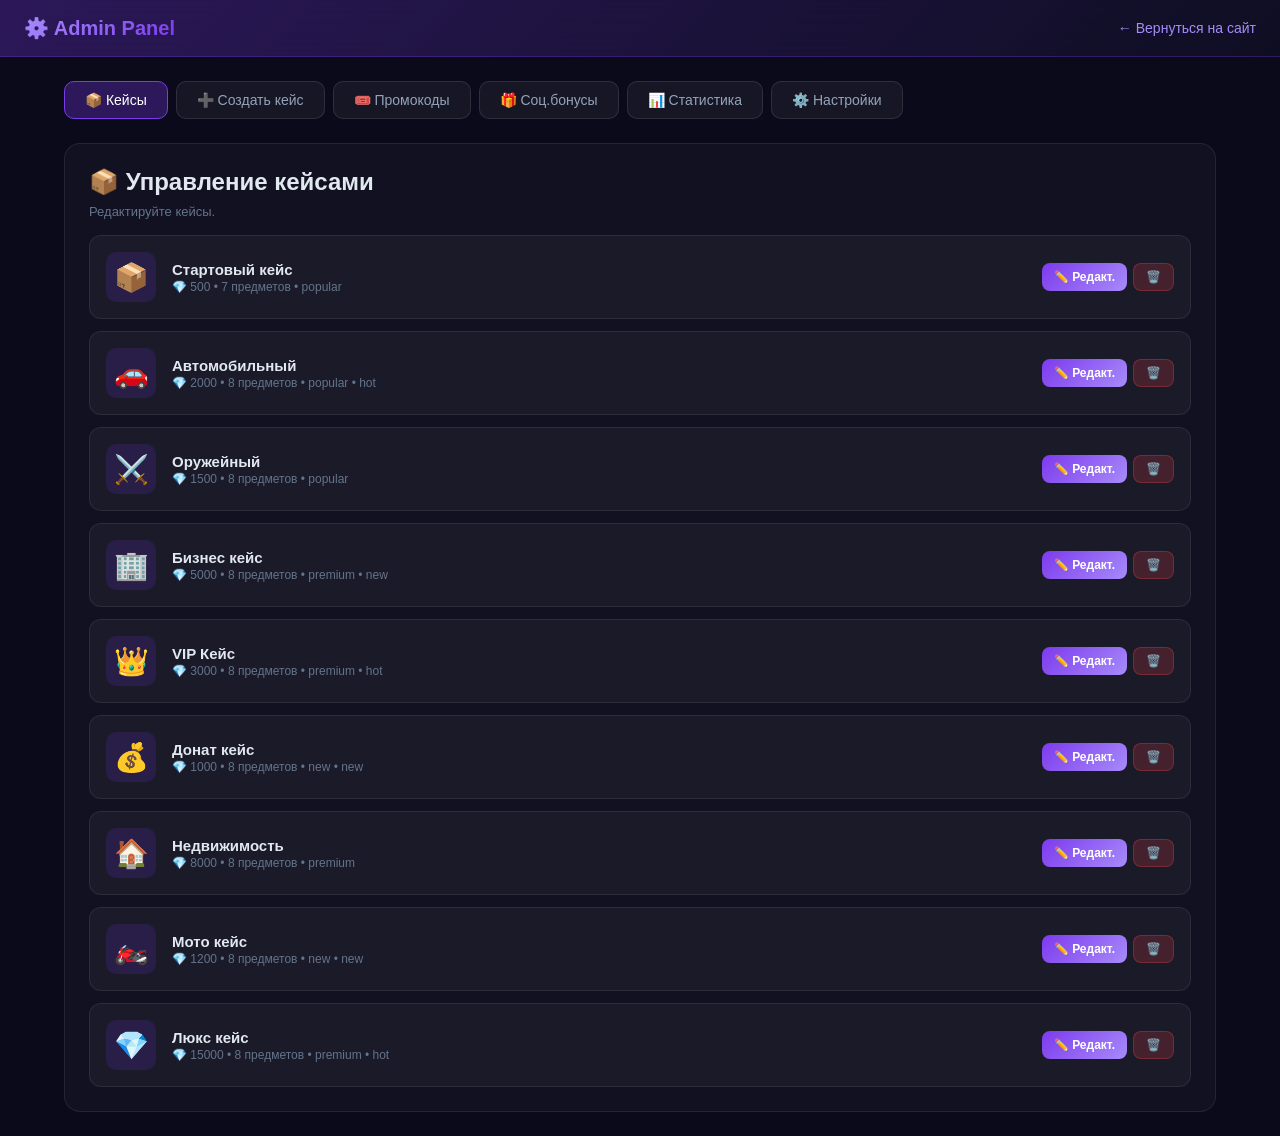
<file: admin.html>
<!DOCTYPE html>
<html lang="ru">
<head>
    <meta charset="UTF-8">
    <meta name="viewport" content="width=device-width, initial-scale=1.0">
    <title>Admin Panel — MAJESTIC CASES</title>
    <style>
        *{margin:0;padding:0;box-sizing:border-box}
        body{background:#0a0a1a;color:#e2e8f0;font-family:'Segoe UI',sans-serif;min-height:100vh}
        .admin-header{background:linear-gradient(135deg,rgba(124,58,237,.3),rgba(15,15,35,.9));border-bottom:1px solid rgba(124,58,237,.3);padding:16px 24px;display:flex;align-items:center;justify-content:space-between;position:sticky;top:0;z-index:100;backdrop-filter:blur(20px)}
        .admin-header h1{font-size:20px;background:linear-gradient(135deg,#a78bfa,#7c3aed);-webkit-background-clip:text;-webkit-text-fill-color:transparent}
        .admin-header a{color:#a78bfa;text-decoration:none;font-size:14px}
        .admin-container{max-width:1200px;margin:0 auto;padding:24px}
        .admin-tabs{display:flex;gap:8px;margin-bottom:24px;flex-wrap:wrap}
        .admin-tab{padding:10px 20px;background:rgba(255,255,255,.05);border:1px solid rgba(255,255,255,.1);border-radius:10px;color:#94a3b8;cursor:pointer;font-size:14px;transition:all .3s}
        .admin-tab:hover{background:rgba(124,58,237,.2);color:#e2e8f0}
        .admin-tab.active{background:rgba(124,58,237,.3);border-color:#7c3aed;color:#fff}
        .admin-panel{display:none;background:rgba(255,255,255,.03);border:1px solid rgba(255,255,255,.08);border-radius:16px;padding:24px}
        .admin-panel.active{display:block}
        .form-group{margin-bottom:16px}
        .form-group label{display:block;font-size:13px;color:#94a3b8;margin-bottom:6px;font-weight:600}
        .form-group input,.form-group textarea,.form-group select{width:100%;padding:10px 14px;background:rgba(255,255,255,.06);border:1px solid rgba(255,255,255,.12);border-radius:8px;color:#e2e8f0;font-size:14px;outline:none;transition:border-color .3s}
        .form-group input:focus,.form-group textarea:focus{border-color:#7c3aed}
        .form-group textarea{resize:vertical;min-height:80px}
        .form-group small{display:block;margin-top:4px;color:#64748b;font-size:12px}
        .form-row{display:grid;grid-template-columns:1fr 1fr;gap:12px}
        .form-row-3{display:grid;grid-template-columns:1fr 1fr 1fr;gap:12px}
        .form-row-4{display:grid;grid-template-columns:1fr 1fr 1fr 1fr;gap:12px}
        .btn{padding:10px 20px;border:none;border-radius:8px;cursor:pointer;font-size:14px;font-weight:600;transition:all .3s}
        .btn-primary{background:linear-gradient(135deg,#7c3aed,#a78bfa);color:#fff}
        .btn-primary:hover{transform:translateY(-2px);box-shadow:0 4px 15px rgba(124,58,237,.4)}
        .btn-danger{background:rgba(239,68,68,.2);color:#ef4444;border:1px solid rgba(239,68,68,.3)}
        .btn-danger:hover{background:rgba(239,68,68,.3)}
        .btn-success{background:rgba(16,185,129,.2);color:#10b981;border:1px solid rgba(16,185,129,.3)}
        .btn-success:hover{background:rgba(16,185,129,.3)}
        .btn-warning{background:rgba(245,158,11,.2);color:#f59e0b;border:1px solid rgba(245,158,11,.3)}
        .btn-warning:hover{background:rgba(245,158,11,.3)}
        .btn-sm{padding:6px 12px;font-size:12px}
        .btn-group{display:flex;gap:8px;margin-top:16px;flex-wrap:wrap}
        .cases-list{display:flex;flex-direction:column;gap:12px;margin-top:16px}
        .case-edit-card{background:rgba(255,255,255,.04);border:1px solid rgba(255,255,255,.08);border-radius:12px;padding:16px;display:flex;align-items:center;gap:16px;transition:all .3s}
        .case-edit-card:hover{border-color:rgba(124,58,237,.3)}
        .case-edit-icon{width:50px;height:50px;display:flex;align-items:center;justify-content:center;font-size:28px;background:rgba(124,58,237,.15);border-radius:10px;flex-shrink:0;overflow:hidden}
        .case-edit-icon img{width:100%;height:100%;object-fit:cover;border-radius:10px}
        .case-edit-info{flex:1}
        .case-edit-name{font-weight:600;font-size:15px}
        .case-edit-meta{font-size:12px;color:#64748b;margin-top:2px}
        .case-edit-actions{display:flex;gap:6px}
        .items-editor{margin-top:16px}
        .item-edit-row{display:grid;grid-template-columns:auto 80px 1fr 70px 80px 100px auto;gap:8px;align-items:center;padding:10px;margin-bottom:8px;background:rgba(255,255,255,.03);border:1px solid rgba(255,255,255,.06);border-radius:8px}
        .item-edit-row .icon-cell{width:40px;height:40px;display:flex;align-items:center;justify-content:center;font-size:20px;overflow:hidden;border-radius:6px}
        .item-edit-row .icon-cell img{width:100%;height:100%;object-fit:cover;border-radius:6px}
        .item-edit-row input,.item-edit-row select{padding:6px 8px;background:rgba(255,255,255,.06);border:1px solid rgba(255,255,255,.1);border-radius:6px;color:#e2e8f0;font-size:13px}
        .icon-input-group{display:flex;gap:6px;align-items:center}
        .icon-preview{width:40px;height:40px;display:flex;align-items:center;justify-content:center;background:rgba(255,255,255,.06);border:1px solid rgba(255,255,255,.1);border-radius:8px;font-size:22px;overflow:hidden;flex-shrink:0}
        .icon-preview img{width:100%;height:100%;object-fit:cover;border-radius:8px}
        .stats-grid{display:grid;grid-template-columns:repeat(auto-fit,minmax(200px,1fr));gap:16px;margin-bottom:24px}
        .stat-card{background:rgba(255,255,255,.04);border:1px solid rgba(255,255,255,.08);border-radius:12px;padding:16px;text-align:center}
        .stat-card .stat-value{font-size:28px;font-weight:700;color:#a78bfa}
        .stat-card .stat-label{font-size:12px;color:#64748b;margin-top:4px}
        .divider{height:1px;background:rgba(255,255,255,.08);margin:20px 0}
        .alert{padding:12px 16px;border-radius:8px;font-size:13px;margin-bottom:16px}
        .alert-info{background:rgba(59,130,246,.1);border:1px solid rgba(59,130,246,.2);color:#93c5fd}
        .alert-success{background:rgba(16,185,129,.1);border:1px solid rgba(16,185,129,.2);color:#6ee7b7}
        #editCaseModal{display:none;position:fixed;top:0;left:0;right:0;bottom:0;background:rgba(0,0,0,.8);z-index:1000;overflow-y:auto;padding:40px 20px}
        #editCaseModal.active{display:flex;justify-content:center;align-items:flex-start}
        .modal-content{background:#12122a;border:1px solid rgba(124,58,237,.3);border-radius:16px;padding:28px;width:100%;max-width:800px;position:relative}
        .modal-close{position:absolute;top:12px;right:16px;background:none;border:none;color:#94a3b8;font-size:24px;cursor:pointer}
        .modal-title{font-size:20px;font-weight:700;margin-bottom:20px;color:#e2e8f0}
        /* Promo table */
        .promo-table{width:100%;border-collapse:collapse;margin-top:16px}
        .promo-table th,.promo-table td{padding:10px 12px;text-align:left;border-bottom:1px solid rgba(255,255,255,.06);font-size:13px}
        .promo-table th{color:#94a3b8;font-weight:600;font-size:12px;text-transform:uppercase}
        .promo-table td{color:#e2e8f0}
        .promo-status-active{color:#10b981}
        .promo-status-inactive{color:#ef4444}
        /* Social bonus admin */
        .social-admin-card{background:rgba(255,255,255,.04);border:1px solid rgba(255,255,255,.08);border-radius:12px;padding:16px;margin-bottom:12px;display:flex;align-items:center;gap:16px}
        .social-admin-icon{font-size:32px;width:50px;text-align:center}
        .social-admin-info{flex:1}
        .social-admin-name{font-weight:600;font-size:15px}
        .social-admin-meta{font-size:12px;color:#64748b;margin-top:2px}
        @media(max-width:768px){.form-row,.form-row-3,.form-row-4{grid-template-columns:1fr}.item-edit-row{grid-template-columns:1fr 1fr}.case-edit-card,.social-admin-card{flex-direction:column;text-align:center}}
    </style>
</head>
<body data-page="admin">

<div class="admin-header">
    <h1>⚙️ Admin Panel</h1>
    <a href="index.html">← Вернуться на сайт</a>
</div>

<div class="admin-container">
    <div class="admin-tabs">
        <div class="admin-tab active" onclick="switchTab('cases',this)">📦 Кейсы</div>
        <div class="admin-tab" onclick="switchTab('create',this)">➕ Создать кейс</div>
        <div class="admin-tab" onclick="switchTab('promos',this)">🎟️ Промокоды</div>
        <div class="admin-tab" onclick="switchTab('socials',this)">🎁 Соц.бонусы</div>
        <div class="admin-tab" onclick="switchTab('stats',this)">📊 Статистика</div>
        <div class="admin-tab" onclick="switchTab('settings',this)">⚙️ Настройки</div>
    </div>

    <!-- CASES LIST -->
    <div id="panel-cases" class="admin-panel active">
        <h2 style="margin-bottom:8px">📦 Управление кейсами</h2>
        <p style="color:#64748b;font-size:13px;margin-bottom:16px">Редактируйте кейсы.</p>
        <div id="casesList" class="cases-list"></div>
    </div>

    <!-- CREATE CASE -->
    <div id="panel-create" class="admin-panel">
        <h2 style="margin-bottom:16px">➕ Создать новый кейс</h2>
        <div class="alert alert-info">💡 В поле «Иконка» вставьте эмодзи или URL картинки</div>
        <div class="form-row">
            <div class="form-group"><label>Название кейса</label><input type="text" id="newCaseName" placeholder="Супер кейс"></div>
            <div class="form-group"><label>Цена 💎</label><input type="number" id="newCasePrice" placeholder="1000"></div>
        </div>
        <div class="form-group"><label>Описание</label><textarea id="newCaseDesc" placeholder="Описание кейса..."></textarea></div>
        <div class="form-row-3">
            <div class="form-group">
                <label>Иконка кейса</label>
                <div class="icon-input-group">
                    <div class="icon-preview" id="newCaseIconPreview">📦</div>
                    <input type="text" id="newCaseIcon" placeholder="📦 или https://..." value="📦" oninput="previewIcon(this.value,'newCaseIconPreview')">
                </div>
            </div>
            <div class="form-group"><label>Категория</label><select id="newCaseTag"><option value="popular">Popular</option><option value="premium">Premium</option><option value="new">New</option></select></div>
            <div class="form-group"><label>Бейдж</label><select id="newCaseBadge"><option value="">Нет</option><option value="hot">🔥 HOT</option><option value="new">✨ NEW</option></select></div>
        </div>
        <div class="form-group"><label>Цвет (rgba)</label><input type="text" id="newCaseColor" placeholder="rgba(124, 58, 237, 0.3)" value="rgba(124, 58, 237, 0.3)"></div>
        <div class="divider"></div>
        <h3 style="margin-bottom:12px">🎁 Предметы кейса</h3>
        <div id="newItemsEditor" class="items-editor"></div>
        <button class="btn btn-success btn-sm" onclick="addNewItemRow()" style="margin-top:8px">+ Добавить предмет</button>
        <div class="btn-group"><button class="btn btn-primary" onclick="createCase()">✅ Создать кейс</button></div>
    </div>

    <!-- PROMOS -->
    <div id="panel-promos" class="admin-panel">
        <h2 style="margin-bottom:8px">🎟️ Управление промокодами</h2>
        <p style="color:#64748b;font-size:13px;margin-bottom:16px">Создавайте и управляйте промокодами.</p>
        <div class="alert alert-info">💡 Промокод даёт бонус 💎 при активации. Можно ограничить кол-во использований.</div>
        <div class="divider"></div>
        <h3 style="margin-bottom:12px">➕ Создать промокод</h3>
        <div class="form-row-4">
            <div class="form-group"><label>Код</label><input type="text" id="newPromoCode" placeholder="BONUS2024"></div>
            <div class="form-group"><label>Бонус 💎</label><input type="number" id="newPromoBonus" placeholder="5000"></div>
            <div class="form-group"><label>Макс. использований</label><input type="number" id="newPromoMaxUses" placeholder="100" value="100"></div>
            <div class="form-group"><label>&nbsp;</label><button class="btn btn-primary" onclick="createPromo()" style="width:100%">➕ Создать</button></div>
        </div>
        <div class="divider"></div>
        <h3 style="margin-bottom:12px">📋 Список промокодов</h3>
        <div id="promosList"></div>
    </div>

    <!-- SOCIAL BONUSES -->
    <div id="panel-socials" class="admin-panel">
        <h2 style="margin-bottom:8px">🎁 Бонусы за подписки</h2>
        <p style="color:#64748b;font-size:13px;margin-bottom:16px">Настройте бонусы за подписку на соц.сети.</p>
        <div class="alert alert-info">💡 Пользователь нажимает «Подписаться», переходит по ссылке, затем нажимает «Получить бонус». Бонус начисляется один раз.</div>
        <div class="divider"></div>
        <h3 style="margin-bottom:12px">➕ Добавить соц.сеть</h3>
        <div class="form-row-4">
            <div class="form-group"><label>Название</label><input type="text" id="newSocialName" placeholder="Telegram"></div>
            <div class="form-group"><label>Иконка (эмодзи)</label><input type="text" id="newSocialIcon" placeholder="📱" value="📱"></div>
            <div class="form-group"><label>Ссылка</label><input type="text" id="newSocialUrl" placeholder="https://t.me/channel"></div>
            <div class="form-group"><label>Бонус 💎</label><input type="number" id="newSocialBonus" placeholder="1000"></div>
        </div>
        <button class="btn btn-primary" onclick="createSocialBonus()">➕ Добавить</button>
        <div class="divider"></div>
        <h3 style="margin-bottom:12px">📋 Список соц.бонусов</h3>
        <div id="socialsList"></div>
    </div>

    <!-- STATS -->
    <div id="panel-stats" class="admin-panel">
        <h2 style="margin-bottom:16px">📊 Статистика</h2>
        <div class="stats-grid">
            <div class="stat-card"><div class="stat-value" id="adminStatCases">0</div><div class="stat-label">Всего кейсов</div></div>
            <div class="stat-card"><div class="stat-value" id="adminStatItems">0</div><div class="stat-label">Всего предметов</div></div>
            <div class="stat-card"><div class="stat-value" id="adminStatBalance">0</div><div class="stat-label">Баланс игрока</div></div>
            <div class="stat-card"><div class="stat-value" id="adminStatInventory">0</div><div class="stat-label">В инвентаре</div></div>
            <div class="stat-card"><div class="stat-value" id="adminStatOpened">0</div><div class="stat-label">Кейсов открыто</div></div>
            <div class="stat-card"><div class="stat-value" id="adminStatPromos">0</div><div class="stat-label">Промокодов</div></div>
        </div>
    </div>

    <!-- SETTINGS -->
    <div id="panel-settings" class="admin-panel">
        <h2 style="margin-bottom:16px">⚙️ Настройки</h2>
        <div class="form-group"><label>Баланс игрока 💎</label><input type="number" id="settingsBalance" placeholder="10000"></div>
        <button class="btn btn-primary" onclick="updateBalance()">💾 Обновить баланс</button>
        <div class="divider"></div>
        <div class="btn-group">
            <button class="btn btn-danger" onclick="resetInventory()">🗑️ Очистить инвентарь</button>
            <button class="btn btn-danger" onclick="resetAllData()">⚠️ Сбросить всё</button>
            <button class="btn btn-success" onclick="exportData()">📤 Экспорт данных</button>
            <button class="btn btn-primary" onclick="importDataPrompt()">📥 Импорт данных</button>
        </div>
    </div>
</div>

<!-- EDIT MODAL -->
<div id="editCaseModal">
    <div class="modal-content">
        <button class="modal-close" onclick="closeEditModal()">✕</button>
        <div class="modal-title" id="editModalTitle">Редактирование кейса</div>
        <input type="hidden" id="editCaseId">
        <div class="form-row">
            <div class="form-group"><label>Название</label><input type="text" id="editCaseName"></div>
            <div class="form-group"><label>Цена 💎</label><input type="number" id="editCasePrice"></div>
        </div>
        <div class="form-group"><label>Описание</label><textarea id="editCaseDesc"></textarea></div>
        <div class="form-row-3">
            <div class="form-group">
                <label>Иконка кейса</label>
                <div class="icon-input-group">
                    <div class="icon-preview" id="editCaseIconPreview">📦</div>
                    <input type="text" id="editCaseIcon" oninput="previewIcon(this.value,'editCaseIconPreview')">
                </div>
            </div>
            <div class="form-group"><label>Категория</label><select id="editCaseTag"><option value="popular">Popular</option><option value="premium">Premium</option><option value="new">New</option></select></div>
            <div class="form-group"><label>Бейдж</label><select id="editCaseBadge"><option value="">Нет</option><option value="hot">🔥 HOT</option><option value="new">✨ NEW</option></select></div>
        </div>
        <div class="form-group"><label>Цвет (rgba)</label><input type="text" id="editCaseColor"></div>
        <div class="divider"></div>
        <h3 style="margin-bottom:12px">🎁 Предметы</h3>
        <div id="editItemsEditor" class="items-editor"></div>
        <button class="btn btn-success btn-sm" onclick="addEditItemRow()" style="margin-top:8px">+ Добавить предмет</button>
        <div class="btn-group">
            <button class="btn btn-primary" onclick="saveCase()">💾 Сохранить</button>
            <button class="btn btn-danger" onclick="closeEditModal()">Отмена</button>
        </div>
    </div>
</div>

<script src="js/admin.js"></script>
</body>
</html>
</file>
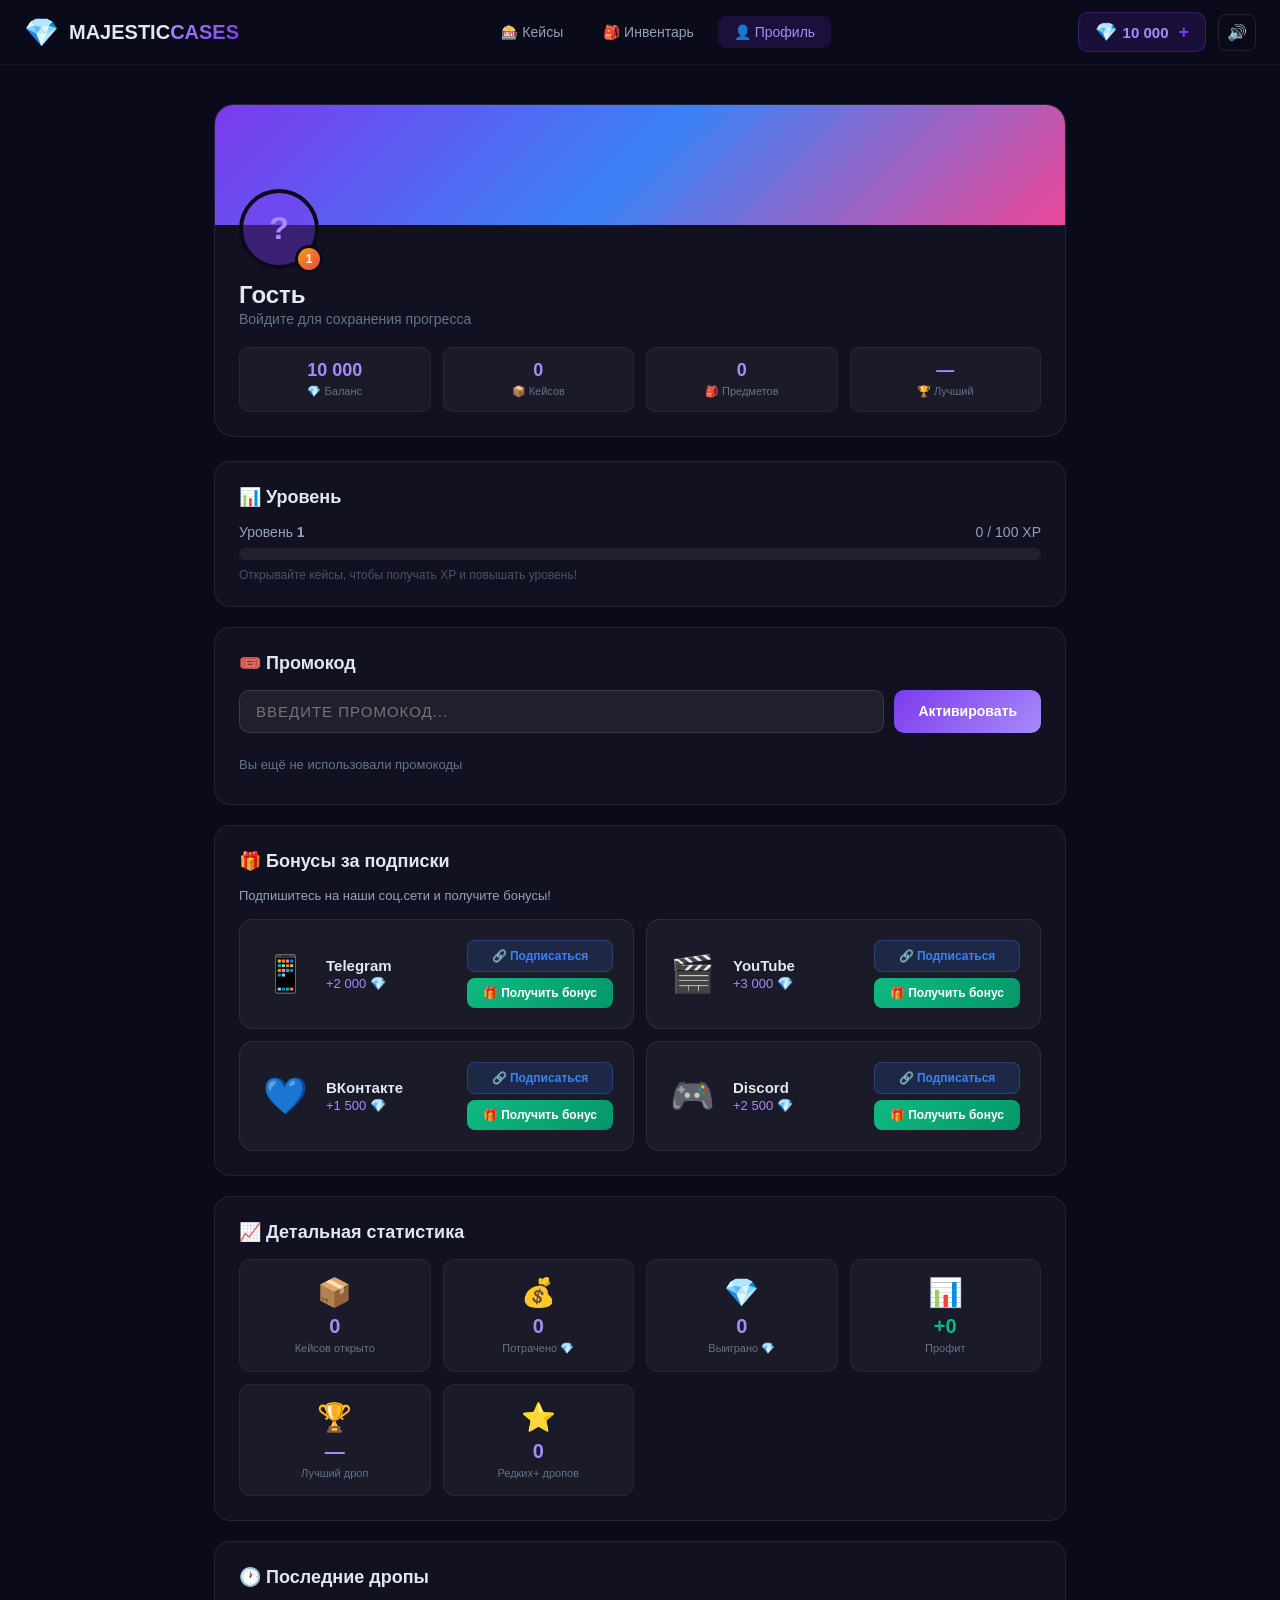
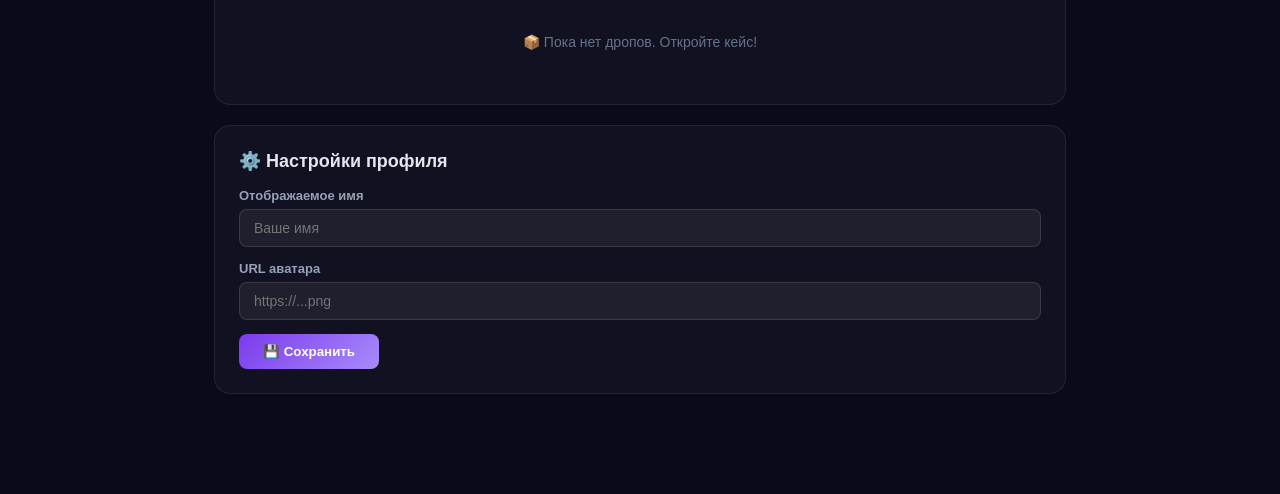
<file: profile.html>
<!DOCTYPE html>
<html lang="ru">
<head>
    <meta charset="UTF-8">
    <meta name="viewport" content="width=device-width, initial-scale=1.0">
    <title>Профиль — MAJESTIC CASES</title>
    <link rel="stylesheet" href="css/style.css">
</head>
<body data-page="profile">

<div id="particles" class="particles"></div>

<!-- HEADER -->
<header id="header" class="header">
    <div class="header-inner">
        <a href="index.html" class="logo">
            <span class="logo-icon">💎</span>
            <span class="logo-text">MAJESTIC<span class="logo-accent">CASES</span></span>
        </a>
        <nav class="nav">
            <a href="index.html" class="nav-link">🎰 Кейсы</a>
            <a href="inventory.html" class="nav-link">🎒 Инвентарь</a>
            <a href="profile.html" class="nav-link active">👤 Профиль</a>
        </nav>
        <div class="header-right">
            <div class="balance" onclick="openDeposit()">
                <span class="balance-icon">💎</span>
                <span class="balance-amount">0</span>
                <span class="balance-plus">+</span>
            </div>
            <button class="btn-sound" id="soundToggle" onclick="toggleSound()">🔊</button>
            <button class="btn-mobile-nav" onclick="toggleMobileNav()">☰</button>
        </div>
    </div>
</header>

<!-- PROFILE -->
<section class="profile-section">
    <!-- PROFILE CARD -->
    <div class="profile-card">
        <div class="profile-banner"></div>
        <div class="profile-main">
            <div class="profile-avatar-wrap">
                <div class="profile-avatar" id="profileAvatar">
                    <span class="profile-avatar-letter" id="profileAvatarLetter">?</span>
                </div>
                <div class="profile-level-badge" id="profileLevel">1</div>
            </div>
            <div class="profile-info">
                <h1 class="profile-display-name" id="profileDisplayName">Гость</h1>
                <p class="profile-username" id="profileUsername">@guest</p>
                <p class="profile-joined" id="profileJoined">Зарегистрирован: —</p>
            </div>
            <div class="profile-quick-stats">
                <div class="pq-stat">
                    <span class="pq-value" id="pqBalance">0</span>
                    <span class="pq-label">💎 Баланс</span>
                </div>
                <div class="pq-stat">
                    <span class="pq-value" id="pqCases">0</span>
                    <span class="pq-label">📦 Кейсов</span>
                </div>
                <div class="pq-stat">
                    <span class="pq-value" id="pqItems">0</span>
                    <span class="pq-label">🎒 Предметов</span>
                </div>
                <div class="pq-stat">
                    <span class="pq-value" id="pqBest">—</span>
                    <span class="pq-label">🏆 Лучший</span>
                </div>
            </div>
        </div>
    </div>

    <!-- LEVEL PROGRESS -->
    <div class="profile-block">
        <h2 class="profile-block-title">📊 Уровень</h2>
        <div class="level-bar-wrap">
            <div class="level-bar-info">
                <span>Уровень <strong id="lvlCurrent">1</strong></span>
                <span id="lvlXpText">0 / 100 XP</span>
            </div>
            <div class="level-bar">
                <div class="level-bar-fill" id="lvlBarFill" style="width:0%"></div>
            </div>
            <p class="level-hint">Открывайте кейсы, чтобы получать XP и повышать уровень!</p>
        </div>
    </div>

    <!-- PROMO CODE -->
    <div class="profile-block">
        <h2 class="profile-block-title">🎟️ Промокод</h2>
        <div class="promo-input-wrap">
            <input type="text" id="promoInput" class="promo-input" placeholder="Введите промокод...">
            <button class="promo-btn" onclick="activatePromo()">Активировать</button>
        </div>
        <div id="promoHistory" class="promo-history"></div>
    </div>

    <!-- SOCIAL BONUSES -->
    <div class="profile-block">
        <h2 class="profile-block-title">🎁 Бонусы за подписки</h2>
        <p class="profile-block-desc">Подпишитесь на наши соц.сети и получите бонусы!</p>
        <div id="socialBonuses" class="social-bonuses-grid"></div>
    </div>

    <!-- DETAILED STATS -->
    <div class="profile-block">
        <h2 class="profile-block-title">📈 Детальная статистика</h2>
        <div class="detail-stats-grid">
            <div class="ds-card">
                <div class="ds-icon">📦</div>
                <div class="ds-value" id="dsCasesOpened">0</div>
                <div class="ds-label">Кейсов открыто</div>
            </div>
            <div class="ds-card">
                <div class="ds-icon">💰</div>
                <div class="ds-value" id="dsTotalSpent">0</div>
                <div class="ds-label">Потрачено 💎</div>
            </div>
            <div class="ds-card">
                <div class="ds-icon">💎</div>
                <div class="ds-value" id="dsTotalWon">0</div>
                <div class="ds-label">Выиграно 💎</div>
            </div>
            <div class="ds-card">
                <div class="ds-icon">📊</div>
                <div class="ds-value" id="dsProfit">0</div>
                <div class="ds-label">Профит</div>
            </div>
            <div class="ds-card">
                <div class="ds-icon">🏆</div>
                <div class="ds-value" id="dsBestDrop">—</div>
                <div class="ds-label">Лучший дроп</div>
            </div>
            <div class="ds-card">
                <div class="ds-icon">⭐</div>
                <div class="ds-value" id="dsRareDrop">0</div>
                <div class="ds-label">Редких+ дропов</div>
            </div>
        </div>
    </div>

    <!-- DROP HISTORY -->
    <div class="profile-block">
        <h2 class="profile-block-title">🕐 Последние дропы</h2>
        <div id="dropHistory" class="drop-history"></div>
    </div>

    <!-- SETTINGS -->
    <div class="profile-block">
        <h2 class="profile-block-title">⚙️ Настройки профиля</h2>
        <div class="profile-settings">
            <div class="form-group">
                <label>Отображаемое имя</label>
                <input type="text" id="settingDisplayName" placeholder="Ваше имя">
            </div>
            <div class="form-group">
                <label>URL аватара</label>
                <input type="text" id="settingAvatarUrl" placeholder="https://...png">
            </div>
            <button class="profile-save-btn" onclick="saveProfileSettings()">💾 Сохранить</button>
        </div>
    </div>
</section>

<!-- DEPOSIT MODAL -->
<div id="depositModal" class="modal-overlay" onclick="if(event.target===this)closeDeposit()">
    <div class="modal-box">
        <button class="modal-close" onclick="closeDeposit()">✕</button>
        <div class="modal-title">💎 Пополнение баланса</div>
        <div class="deposit-amounts">
            <button class="deposit-btn" onclick="setDepositAmount(1000)">1 000</button>
            <button class="deposit-btn" onclick="setDepositAmount(5000)">5 000</button>
            <button class="deposit-btn" onclick="setDepositAmount(10000)">10 000</button>
            <button class="deposit-btn" onclick="setDepositAmount(50000)">50 000</button>
        </div>
        <div class="deposit-custom">
            <input type="number" id="depositInput" placeholder="Введите сумму" min="1">
            <button class="deposit-confirm" onclick="confirmDeposit()">Пополнить</button>
        </div>
    </div>
</div>

<!-- NOTIFICATION -->
<div id="notification" class="notification">
    <span id="notifIcon" class="notif-icon">✅</span>
    <span id="notifText" class="notif-text">Текст</span>
</div>

<!-- CONFETTI -->
<div id="confettiContainer" class="confetti-container"></div>

<script src="js/app.js"></script>
</body>
</html>
</file>
<file: css/style.css>
/* ============================================================
   MAJESTIC CASES — Complete Stylesheet (with Profile, Bonuses)
   ============================================================ */

/* ============ RESET & BASE ============ */
*{margin:0;padding:0;box-sizing:border-box}
html{scroll-behavior:smooth}
body{background:#0a0a1a;color:#e2e8f0;font-family:'Segoe UI',Tahoma,Geneva,Verdana,sans-serif;min-height:100vh;overflow-x:hidden}
a{text-decoration:none;color:inherit}
button{font-family:inherit}
::-webkit-scrollbar{width:6px}
::-webkit-scrollbar-track{background:#0a0a1a}
::-webkit-scrollbar-thumb{background:#7c3aed;border-radius:3px}

/* ============ PARTICLES ============ */
.particles{position:fixed;top:0;left:0;width:100%;height:100%;pointer-events:none;z-index:0;overflow:hidden}
.particle{position:absolute;background:rgba(124,58,237,.3);border-radius:50%;animation:floatUp linear infinite}
@keyframes floatUp{0%{transform:translateY(100vh) scale(0);opacity:0}10%{opacity:1}90%{opacity:1}100%{transform:translateY(-10vh) scale(1);opacity:0}}

/* ============ HEADER ============ */
.header{position:fixed;top:0;left:0;right:0;z-index:1000;background:rgba(10,10,26,.8);backdrop-filter:blur(20px);border-bottom:1px solid rgba(255,255,255,.05);transition:all .3s}
.header.scrolled{background:rgba(10,10,26,.95);box-shadow:0 4px 30px rgba(0,0,0,.3)}
.header-inner{max-width:1400px;margin:0 auto;padding:0 24px;height:64px;display:flex;align-items:center;justify-content:space-between}
.logo{display:flex;align-items:center;gap:10px;font-size:20px;font-weight:800}
.logo-icon{font-size:28px}
.logo-text{color:#e2e8f0}
.logo-accent{background:linear-gradient(135deg,#a78bfa,#7c3aed);-webkit-background-clip:text;-webkit-text-fill-color:transparent}
.nav{display:flex;gap:8px}
.nav-link{padding:8px 16px;border-radius:8px;font-size:14px;font-weight:500;color:#94a3b8;transition:all .3s}
.nav-link:hover,.nav-link.active{background:rgba(124,58,237,.15);color:#a78bfa}
.header-right{display:flex;align-items:center;gap:12px}
.balance{display:flex;align-items:center;gap:6px;background:rgba(124,58,237,.15);border:1px solid rgba(124,58,237,.3);padding:8px 16px;border-radius:10px;cursor:pointer;transition:all .3s;font-weight:600}
.balance:hover{background:rgba(124,58,237,.25)}
.balance-icon{font-size:18px}
.balance-amount{color:#a78bfa;font-size:15px}
.balance-plus{color:#7c3aed;font-weight:700;font-size:18px;margin-left:4px}
.btn-login{display:flex;align-items:center;gap:6px;padding:8px 16px;background:linear-gradient(135deg,#7c3aed,#a78bfa);border:none;border-radius:8px;color:#fff;font-size:13px;font-weight:600;cursor:pointer;transition:all .3s}
.btn-login:hover{transform:translateY(-1px);box-shadow:0 4px 15px rgba(124,58,237,.4)}
.btn-sound{background:none;border:1px solid rgba(255,255,255,.1);border-radius:8px;padding:8px;font-size:16px;cursor:pointer;color:#94a3b8;transition:all .3s}
.btn-sound:hover{border-color:#7c3aed;color:#a78bfa}
.btn-mobile-nav{display:none;background:none;border:1px solid rgba(255,255,255,.1);border-radius:8px;padding:8px 10px;font-size:18px;cursor:pointer;color:#94a3b8}

/* User Profile */
.user-profile{display:flex;align-items:center;gap:8px;cursor:pointer;position:relative}
.user-avatar{width:36px;height:36px;border-radius:50%;overflow:hidden;background:rgba(124,58,237,.3);display:flex;align-items:center;justify-content:center;position:relative}
.user-avatar-img{width:100%;height:100%;object-fit:cover;display:none}
.user-avatar-img.loaded{display:block}
.user-avatar-fallback{font-size:14px;font-weight:700;color:#a78bfa}
.user-name{font-size:14px;font-weight:600;color:#e2e8f0}
.user-menu{position:absolute;top:calc(100% + 12px);right:0;background:#1a1a2e;border:1px solid rgba(124,58,237,.3);border-radius:12px;padding:8px;min-width:220px;opacity:0;visibility:hidden;transform:translateY(-10px);transition:all .3s;box-shadow:0 10px 40px rgba(0,0,0,.5)}
.user-menu.open{opacity:1;visibility:visible;transform:translateY(0)}
.user-menu-header{display:flex;align-items:center;gap:10px;padding:10px}
.user-menu-avatar{width:40px;height:40px;border-radius:50%;object-fit:cover}
.user-menu-name{font-weight:600;font-size:14px}
.user-menu-username{font-size:12px;color:#64748b}
.user-menu-divider{height:1px;background:rgba(255,255,255,.08);margin:4px 0}
.user-menu-item{display:block;padding:10px 12px;border-radius:8px;font-size:13px;color:#94a3b8;cursor:pointer;transition:all .2s}
.user-menu-item:hover{background:rgba(124,58,237,.15);color:#e2e8f0}

/* ============ HERO ============ */
.hero{padding:120px 24px 60px;text-align:center;position:relative;z-index:1}
.hero-content{max-width:700px;margin:0 auto}
.hero-title{font-size:clamp(36px,8vw,64px);font-weight:900;line-height:1.1;margin-bottom:16px}
.hero-accent{background:linear-gradient(135deg,#a78bfa,#7c3aed,#ec4899);-webkit-background-clip:text;-webkit-text-fill-color:transparent}
.hero-desc{font-size:18px;color:#94a3b8;margin-bottom:32px}
.hero-stats{display:flex;justify-content:center;gap:40px;flex-wrap:wrap}
.hero-stat{text-align:center}
.hero-stat-value{display:block;font-size:28px;font-weight:800;color:#a78bfa}
.hero-stat-label{font-size:13px;color:#64748b}

/* ============ LIVE DROPS ============ */
.live-drops-section{max-width:1400px;margin:0 auto 40px;padding:0 24px;position:relative;z-index:1}
.live-drops-header{display:flex;align-items:center;gap:12px;margin-bottom:16px}
.live-indicator{display:flex;align-items:center;gap:8px;font-size:14px;font-weight:700;color:#ef4444;text-transform:uppercase;letter-spacing:1px}
.live-dot{width:8px;height:8px;background:#ef4444;border-radius:50%;animation:livePulse 1.5s ease-in-out infinite}
@keyframes livePulse{0%,100%{opacity:1;box-shadow:0 0 0 0 rgba(239,68,68,.4)}50%{opacity:.7;box-shadow:0 0 0 8px rgba(239,68,68,0)}}
.live-drops-track-wrapper{overflow:hidden;border-radius:12px;background:rgba(255,255,255,.02);border:1px solid rgba(255,255,255,.06);padding:12px 0}
.live-drops-track{display:flex;gap:12px;animation:scrollDrops 30s linear infinite;width:max-content}
@keyframes scrollDrops{0%{transform:translateX(0)}100%{transform:translateX(-50%)}}
.live-drop-card{flex-shrink:0;display:flex;align-items:center;gap:10px;background:rgba(255,255,255,.04);border:1px solid rgba(255,255,255,.08);border-radius:10px;padding:10px 16px;min-width:200px;transition:all .3s}
.live-drop-card:hover{border-color:rgba(124,58,237,.3);transform:translateY(-2px)}
.live-drop-icon{font-size:28px;line-height:1}
.live-drop-icon img{width:28px;height:28px;object-fit:cover;border-radius:4px}
.live-drop-info{display:flex;flex-direction:column}
.live-drop-name{font-size:12px;font-weight:600;white-space:nowrap}
.live-drop-user{font-size:11px;color:#64748b}
.live-drop-value{font-size:11px;color:#a78bfa;font-weight:600}

/* ============ CASES SECTION ============ */
.cases-section{max-width:1400px;margin:0 auto;padding:0 24px 80px;position:relative;z-index:1}
.section-header{display:flex;justify-content:space-between;align-items:center;margin-bottom:32px;flex-wrap:wrap;gap:16px}
.section-title{font-size:28px;font-weight:800}
.filter-buttons{display:flex;gap:8px;flex-wrap:wrap}
.filter-btn{padding:8px 18px;background:rgba(255,255,255,.05);border:1px solid rgba(255,255,255,.1);border-radius:8px;color:#94a3b8;font-size:13px;font-weight:600;cursor:pointer;transition:all .3s}
.filter-btn:hover{background:rgba(124,58,237,.15);color:#e2e8f0}
.filter-btn.active{background:rgba(124,58,237,.25);border-color:#7c3aed;color:#fff}

/* ============ CASE CARDS ============ */
.cases-grid{display:grid;grid-template-columns:repeat(auto-fill,minmax(300px,1fr));gap:20px}
.case-card{background:rgba(255,255,255,.03);border:1px solid rgba(255,255,255,.08);border-radius:16px;padding:24px;cursor:pointer;transition:all .4s;position:relative;overflow:hidden}
.case-card::before{content:'';position:absolute;top:0;left:0;right:0;height:3px;background:var(--card-color,rgba(124,58,237,.5));opacity:0;transition:opacity .3s}
.case-card:hover{transform:translateY(-6px);border-color:rgba(124,58,237,.3);box-shadow:0 12px 40px rgba(124,58,237,.15)}
.case-card:hover::before{opacity:1}
.case-card-badge{position:absolute;top:12px;right:12px;padding:4px 10px;border-radius:6px;font-size:11px;font-weight:700}
.case-card-badge.hot{background:rgba(239,68,68,.2);color:#ef4444;border:1px solid rgba(239,68,68,.3)}
.case-card-badge.new{background:rgba(16,185,129,.2);color:#10b981;border:1px solid rgba(16,185,129,.3)}
.case-image{display:flex;align-items:center;justify-content:center;height:100px;margin-bottom:16px;position:relative}
.case-glow{position:absolute;width:80px;height:80px;background:var(--card-color,rgba(124,58,237,.3));border-radius:50%;filter:blur(30px)}
.case-icon{font-size:64px;position:relative;z-index:1;line-height:1}
.case-icon img{width:64px;height:64px;object-fit:cover;border-radius:8px}
.case-name{font-size:18px;font-weight:700;margin-bottom:6px}
.case-description{font-size:13px;color:#64748b;margin-bottom:12px;line-height:1.4}
.case-items-preview{display:flex;gap:4px;margin-bottom:16px;flex-wrap:wrap}
.item-dot{width:8px;height:8px;border-radius:50%}
.case-footer{display:flex;justify-content:space-between;align-items:center}
.case-price{display:flex;align-items:center;gap:6px}
.case-price-icon{font-size:18px}
.case-price-amount{font-size:18px;font-weight:700;color:#a78bfa}
.case-open-btn{padding:8px 20px;background:linear-gradient(135deg,#7c3aed,#a78bfa);border:none;border-radius:8px;color:#fff;font-size:13px;font-weight:600;cursor:pointer;transition:all .3s}
.case-open-btn:hover{transform:scale(1.05);box-shadow:0 4px 15px rgba(124,58,237,.4)}

/* ============ RARITY COLORS ============ */
.rarity-common{color:#9ca3af}.rarity-uncommon{color:#10b981}.rarity-rare{color:#3b82f6}.rarity-epic{color:#8b5cf6}.rarity-legendary{color:#f59e0b}.rarity-mythic{color:#ef4444}
.rarity-bg-common{background:#9ca3af}.rarity-bg-uncommon{background:#10b981}.rarity-bg-rare{background:#3b82f6}.rarity-bg-epic{background:#8b5cf6}.rarity-bg-legendary{background:#f59e0b}.rarity-bg-mythic{background:#ef4444}

/* ============ OPEN CASE PAGE ============ */
.open-case-info{max-width:1000px;margin:80px auto 0;padding:24px;position:relative;z-index:1}
.back-link{display:inline-block;color:#94a3b8;font-size:14px;margin-bottom:16px;transition:color .3s}
.back-link:hover{color:#a78bfa}
.open-case-header{display:flex;align-items:center;gap:20px;flex-wrap:wrap}
.open-case-icon{font-size:64px;line-height:1}
.open-case-icon img{width:64px;height:64px;object-fit:cover;border-radius:10px}
.open-case-title{font-size:28px;font-weight:800}
.open-case-desc{color:#94a3b8;font-size:14px;margin-top:4px}
.open-case-price{margin-left:auto;font-size:22px;font-weight:700;color:#a78bfa}

/* ============ ROULETTE ============ */
.roulette-section{max-width:1000px;margin:30px auto;padding:0 24px;position:relative;z-index:1}
.roulette-container{position:relative;background:rgba(255,255,255,.03);border:1px solid rgba(255,255,255,.08);border-radius:16px;padding:20px 0;overflow:hidden}
.roulette-pointer{position:absolute;top:0;left:50%;transform:translateX(-50%);width:3px;height:100%;background:linear-gradient(180deg,#7c3aed,#a78bfa);z-index:10;box-shadow:0 0 15px rgba(124,58,237,.5)}
.roulette-pointer::before{content:'▼';position:absolute;top:-2px;left:50%;transform:translateX(-50%);color:#a78bfa;font-size:16px}
.roulette-viewport{overflow:hidden;width:100%}
.roulette-track{display:flex;transition:transform 5s cubic-bezier(.15,.85,.25,1)}
.roulette-item{min-width:150px;padding:20px 10px;text-align:center;border-right:1px solid rgba(255,255,255,.05);flex-shrink:0}
.roulette-item-icon{font-size:40px;margin-bottom:8px;line-height:1}
.roulette-item-icon img{width:40px;height:40px;object-fit:cover;border-radius:6px}
.roulette-item-name{font-size:12px;font-weight:600;white-space:nowrap;overflow:hidden;text-overflow:ellipsis}
.roulette-item-rarity{width:100%;height:3px;border-radius:2px;margin-top:8px}

/* ============ OPEN ACTIONS ============ */
.open-actions{display:flex;justify-content:center;gap:12px;padding:20px 24px;position:relative;z-index:1}
.btn-open{padding:14px 40px;background:linear-gradient(135deg,#7c3aed,#a78bfa);border:none;border-radius:12px;color:#fff;font-size:16px;font-weight:700;cursor:pointer;transition:all .3s;display:flex;align-items:center;gap:10px}
.btn-open:hover:not(:disabled){transform:translateY(-2px);box-shadow:0 6px 25px rgba(124,58,237,.5)}
.btn-open:disabled{opacity:.5;cursor:not-allowed}
.btn-fast-open{padding:14px 24px;background:rgba(245,158,11,.15);border:1px solid rgba(245,158,11,.3);border-radius:12px;color:#f59e0b;font-size:16px;font-weight:700;cursor:pointer;transition:all .3s}
.btn-fast-open:hover:not(:disabled){background:rgba(245,158,11,.25)}
.btn-fast-open:disabled{opacity:.5;cursor:not-allowed}
.price-tag{font-size:14px;opacity:.9}

/* ============ WIN SCREEN ============ */
.win-screen{display:none;position:fixed;top:0;left:0;right:0;bottom:0;z-index:500;align-items:center;justify-content:center;background:rgba(0,0,0,.85);backdrop-filter:blur(10px)}
.win-screen.active{display:flex}
.win-glow{position:absolute;width:300px;height:300px;border-radius:50%;filter:blur(80px);opacity:.3}
.win-content{text-align:center;position:relative;z-index:1;animation:winAppear .6s ease}
@keyframes winAppear{from{transform:scale(.5);opacity:0}to{transform:scale(1);opacity:1}}
.win-label{font-size:24px;font-weight:800;margin-bottom:20px;color:#f59e0b}
.win-icon{font-size:80px;margin-bottom:16px;line-height:1}
.win-icon img{width:80px;height:80px;object-fit:cover;border-radius:12px}
.win-rarity{font-size:14px;font-weight:600;text-transform:uppercase;letter-spacing:2px;margin-bottom:8px}
.win-item-name{font-size:32px;font-weight:800;margin-bottom:8px}
.win-item-value{font-size:20px;color:#a78bfa;margin-bottom:30px}
.win-buttons{display:flex;gap:12px;justify-content:center;flex-wrap:wrap}
.win-btn{padding:12px 28px;border:none;border-radius:10px;font-size:15px;font-weight:600;cursor:pointer;transition:all .3s}
.win-btn.sell{background:rgba(245,158,11,.2);color:#f59e0b;border:1px solid rgba(245,158,11,.3)}
.win-btn.sell:hover{background:rgba(245,158,11,.3)}
.win-btn.take{background:linear-gradient(135deg,#7c3aed,#a78bfa);color:#fff}
.win-btn.take:hover{transform:translateY(-2px);box-shadow:0 4px 15px rgba(124,58,237,.4)}
.win-btn.again{background:rgba(16,185,129,.2);color:#10b981;border:1px solid rgba(16,185,129,.3)}
.win-btn.again:hover{background:rgba(16,185,129,.3)}

/* ============ CONTENTS SECTION ============ */
.contents-section{max-width:1000px;margin:40px auto;padding:0 24px 80px;position:relative;z-index:1}
.contents-title{font-size:22px;font-weight:700;margin-bottom:20px}
.contents-grid{display:flex;flex-direction:column;gap:20px}
.content-rarity-section{background:rgba(255,255,255,.02);border:1px solid rgba(255,255,255,.06);border-radius:12px;padding:16px;overflow:hidden}
.content-rarity-header{display:flex;align-items:center;gap:10px;margin-bottom:12px;padding-bottom:10px;border-bottom:1px solid rgba(255,255,255,.06)}
.content-rarity-dot{width:10px;height:10px;border-radius:50%;flex-shrink:0}
.content-rarity-label{font-weight:700;font-size:15px}
.content-rarity-count{margin-left:auto;font-size:12px;color:#64748b}
.content-rarity-items{display:grid;grid-template-columns:repeat(auto-fill,minmax(140px,1fr));gap:10px}
.content-item{background:rgba(255,255,255,.03);border:1px solid rgba(255,255,255,.06);border-radius:10px;padding:12px;text-align:center;position:relative;overflow:hidden;transition:all .3s}
.content-item:hover{border-color:rgba(124,58,237,.3);transform:translateY(-2px)}
.content-item-icon{font-size:36px;margin-bottom:6px;line-height:1}
.content-item-icon img{width:36px;height:36px;object-fit:cover;border-radius:6px}
.content-item-name{font-size:12px;font-weight:600;margin-bottom:4px;white-space:nowrap;overflow:hidden;text-overflow:ellipsis}
.content-item-chance{font-size:11px;color:#64748b}
.content-item-value{font-size:11px;color:#a78bfa;margin-top:2px}
.content-item-bar{position:absolute;bottom:0;left:0;right:0;height:2px}

/* ============ INVENTORY ============ */
.inventory-section{max-width:1200px;margin:80px auto 0;padding:24px 24px 80px;position:relative;z-index:1}
.inventory-header{display:flex;justify-content:space-between;align-items:center;margin-bottom:24px;flex-wrap:wrap;gap:12px}
.inventory-title{font-size:28px;font-weight:800}
.btn-sell-all{padding:10px 24px;background:rgba(245,158,11,.15);border:1px solid rgba(245,158,11,.3);border-radius:10px;color:#f59e0b;font-size:14px;font-weight:600;cursor:pointer;transition:all .3s}
.btn-sell-all:hover{background:rgba(245,158,11,.25)}
.inventory-stats{display:grid;grid-template-columns:repeat(auto-fit,minmax(180px,1fr));gap:12px;margin-bottom:24px}
.inv-stat{background:rgba(255,255,255,.03);border:1px solid rgba(255,255,255,.08);border-radius:12px;padding:16px;text-align:center}
.inv-stat-value{display:block;font-size:22px;font-weight:700;color:#a78bfa}
.inv-stat-label{font-size:12px;color:#64748b;margin-top:4px}
.inventory-controls{display:flex;gap:12px;margin-bottom:20px;flex-wrap:wrap}
.inv-search{flex:1;min-width:200px;padding:10px 16px;background:rgba(255,255,255,.06);border:1px solid rgba(255,255,255,.1);border-radius:10px;color:#e2e8f0;font-size:14px;outline:none}
.inv-search:focus{border-color:#7c3aed}
.inv-sort{padding:10px 16px;background:rgba(255,255,255,.06);border:1px solid rgba(255,255,255,.1);border-radius:10px;color:#e2e8f0;font-size:14px;outline:none;cursor:pointer}
.inventory-grid{display:grid;grid-template-columns:repeat(auto-fill,minmax(220px,1fr));gap:12px}
.inv-item{background:rgba(255,255,255,.03);border:1px solid rgba(255,255,255,.08);border-radius:12px;padding:16px;text-align:center;position:relative;overflow:hidden;transition:all .3s}
.inv-item:hover{border-color:rgba(124,58,237,.3);transform:translateY(-3px)}
.inv-item-bar{position:absolute;top:0;left:0;right:0;height:3px}
.inv-item-icon{font-size:36px;margin-bottom:8px;line-height:1}
.inv-item-icon img{width:36px;height:36px;object-fit:cover;border-radius:6px}
.inv-item-name{font-size:14px;font-weight:600;margin-bottom:4px}
.inv-item-rarity-tag{font-size:11px;font-weight:600;text-transform:uppercase;letter-spacing:1px;margin-bottom:6px}
.inv-item-value{font-size:14px;color:#a78bfa;font-weight:600;margin-bottom:12px}
.inv-item-actions{display:flex;gap:6px;justify-content:center}
.inv-item-btn{padding:6px 14px;border:none;border-radius:6px;font-size:12px;font-weight:600;cursor:pointer;transition:all .3s}
.inv-item-btn.sell{background:rgba(245,158,11,.15);color:#f59e0b;border:1px solid rgba(245,158,11,.3)}
.inv-item-btn.sell:hover{background:rgba(245,158,11,.25)}
.inv-item-btn.use{background:rgba(124,58,237,.15);color:#a78bfa;border:1px solid rgba(124,58,237,.3)}
.inv-item-btn.use:hover{background:rgba(124,58,237,.25)}
.inventory-empty{grid-column:1/-1;text-align:center;padding:60px 20px}
.inventory-empty-icon{font-size:64px;margin-bottom:16px}
.inventory-empty-text{font-size:20px;font-weight:700;margin-bottom:8px}
.inventory-empty-hint{color:#64748b;font-size:14px;margin-bottom:20px}
.btn-go-cases{display:inline-block;padding:12px 28px;background:linear-gradient(135deg,#7c3aed,#a78bfa);border-radius:10px;color:#fff;font-weight:600;transition:all .3s}
.btn-go-cases:hover{transform:translateY(-2px);box-shadow:0 4px 15px rgba(124,58,237,.4)}

/* ============ PROFILE PAGE ============ */
.profile-section{max-width:900px;margin:80px auto 0;padding:24px 24px 80px;position:relative;z-index:1}

/* Profile Card */
.profile-card{background:rgba(255,255,255,.03);border:1px solid rgba(255,255,255,.08);border-radius:20px;overflow:hidden;margin-bottom:24px}
.profile-banner{height:120px;background:linear-gradient(135deg,#7c3aed,#3b82f6,#ec4899);position:relative}
.profile-main{padding:0 24px 24px;position:relative}
.profile-avatar-wrap{position:relative;display:inline-block;margin-top:-40px}
.profile-avatar{width:80px;height:80px;border-radius:50%;background:rgba(124,58,237,.4);border:4px solid #0a0a1a;display:flex;align-items:center;justify-content:center;overflow:hidden}
.profile-avatar img{width:100%;height:100%;object-fit:cover}
.profile-avatar-letter{font-size:32px;font-weight:800;color:#a78bfa}
.profile-level-badge{position:absolute;bottom:-4px;right:-4px;width:28px;height:28px;border-radius:50%;background:linear-gradient(135deg,#f59e0b,#ef4444);display:flex;align-items:center;justify-content:center;font-size:12px;font-weight:800;color:#fff;border:3px solid #0a0a1a}
.profile-info{margin-top:12px}
.profile-display-name{font-size:24px;font-weight:800}
.profile-username{font-size:14px;color:#64748b;margin-top:2px}
.profile-joined{font-size:12px;color:#475569;margin-top:4px}
.profile-quick-stats{display:grid;grid-template-columns:repeat(4,1fr);gap:12px;margin-top:20px}
.pq-stat{text-align:center;background:rgba(255,255,255,.04);border:1px solid rgba(255,255,255,.06);border-radius:10px;padding:12px 8px}
.pq-value{display:block;font-size:18px;font-weight:700;color:#a78bfa}
.pq-label{font-size:11px;color:#64748b;margin-top:2px}

/* Profile Blocks */
.profile-block{background:rgba(255,255,255,.03);border:1px solid rgba(255,255,255,.08);border-radius:16px;padding:24px;margin-bottom:20px}
.profile-block-title{font-size:18px;font-weight:700;margin-bottom:16px}
.profile-block-desc{font-size:13px;color:#94a3b8;margin-bottom:16px}

/* Level Bar */
.level-bar-wrap{}
.level-bar-info{display:flex;justify-content:space-between;font-size:14px;margin-bottom:8px;color:#94a3b8}
.level-bar{height:12px;background:rgba(255,255,255,.06);border-radius:6px;overflow:hidden}
.level-bar-fill{height:100%;background:linear-gradient(90deg,#7c3aed,#a78bfa);border-radius:6px;transition:width .5s ease}
.level-hint{font-size:12px;color:#475569;margin-top:8px}

/* Promo Input */
.promo-input-wrap{display:flex;gap:10px;margin-bottom:16px}
.promo-input{flex:1;padding:12px 16px;background:rgba(255,255,255,.06);border:1px solid rgba(255,255,255,.12);border-radius:10px;color:#e2e8f0;font-size:15px;outline:none;text-transform:uppercase;letter-spacing:1px}
.promo-input:focus{border-color:#7c3aed}
.promo-btn{padding:12px 24px;background:linear-gradient(135deg,#7c3aed,#a78bfa);border:none;border-radius:10px;color:#fff;font-weight:700;font-size:14px;cursor:pointer;transition:all .3s;white-space:nowrap}
.promo-btn:hover{transform:translateY(-2px);box-shadow:0 4px 15px rgba(124,58,237,.4)}
.promo-history{display:flex;flex-direction:column;gap:8px}
.promo-history-item{display:flex;justify-content:space-between;align-items:center;padding:10px 14px;background:rgba(255,255,255,.03);border:1px solid rgba(255,255,255,.06);border-radius:8px;font-size:13px}
.promo-history-code{font-weight:700;color:#a78bfa;text-transform:uppercase;letter-spacing:1px}
.promo-history-bonus{color:#10b981;font-weight:600}
.promo-history-date{color:#64748b;font-size:11px}

/* Social Bonuses */
.social-bonuses-grid{display:grid;grid-template-columns:repeat(auto-fill,minmax(280px,1fr));gap:12px}
.social-bonus-card{background:rgba(255,255,255,.04);border:1px solid rgba(255,255,255,.08);border-radius:14px;padding:20px;display:flex;align-items:center;gap:16px;transition:all .3s}
.social-bonus-card:hover{border-color:rgba(124,58,237,.3);transform:translateY(-2px)}
.social-bonus-card.claimed{opacity:.6}
.social-bonus-icon{font-size:36px;width:50px;text-align:center;flex-shrink:0}
.social-bonus-info{flex:1}
.social-bonus-name{font-weight:700;font-size:15px}
.social-bonus-reward{font-size:13px;color:#a78bfa;margin-top:2px}
.social-bonus-actions{display:flex;flex-direction:column;gap:6px}
.social-sub-btn{padding:8px 16px;background:rgba(59,130,246,.15);border:1px solid rgba(59,130,246,.3);border-radius:8px;color:#3b82f6;font-size:12px;font-weight:600;cursor:pointer;transition:all .3s;text-align:center}
.social-sub-btn:hover{background:rgba(59,130,246,.25)}
.social-claim-btn{padding:8px 16px;background:linear-gradient(135deg,#10b981,#059669);border:none;border-radius:8px;color:#fff;font-size:12px;font-weight:600;cursor:pointer;transition:all .3s}
.social-claim-btn:hover{transform:translateY(-1px);box-shadow:0 4px 10px rgba(16,185,129,.3)}
.social-claim-btn:disabled{opacity:.5;cursor:not-allowed}
.social-claimed-badge{padding:8px 16px;background:rgba(16,185,129,.1);border:1px solid rgba(16,185,129,.2);border-radius:8px;color:#10b981;font-size:12px;font-weight:600;text-align:center}

/* Detail Stats */
.detail-stats-grid{display:grid;grid-template-columns:repeat(auto-fill,minmax(160px,1fr));gap:12px}
.ds-card{background:rgba(255,255,255,.04);border:1px solid rgba(255,255,255,.06);border-radius:12px;padding:16px;text-align:center}
.ds-icon{font-size:28px;margin-bottom:6px}
.ds-value{font-size:20px;font-weight:700;color:#a78bfa}
.ds-label{font-size:11px;color:#64748b;margin-top:4px}

/* Drop History */
.drop-history{display:flex;flex-direction:column;gap:8px}
.drop-history-item{display:flex;align-items:center;gap:12px;padding:10px 14px;background:rgba(255,255,255,.03);border:1px solid rgba(255,255,255,.06);border-radius:10px;transition:all .3s}
.drop-history-item:hover{border-color:rgba(124,58,237,.2)}
.drop-history-icon{font-size:24px;width:36px;text-align:center}
.drop-history-icon img{width:24px;height:24px;object-fit:cover;border-radius:4px}
.drop-history-info{flex:1}
.drop-history-name{font-size:13px;font-weight:600}
.drop-history-case{font-size:11px;color:#64748b}
.drop-history-value{font-size:13px;color:#a78bfa;font-weight:600}
.drop-history-date{font-size:11px;color:#475569}
.drop-history-empty{text-align:center;padding:30px;color:#64748b;font-size:14px}

/* Profile Settings */
.profile-settings .form-group{margin-bottom:14px}
.profile-settings .form-group label{display:block;font-size:13px;color:#94a3b8;margin-bottom:6px;font-weight:600}
.profile-settings .form-group input{width:100%;padding:10px 14px;background:rgba(255,255,255,.06);border:1px solid rgba(255,255,255,.12);border-radius:8px;color:#e2e8f0;font-size:14px;outline:none}
.profile-settings .form-group input:focus{border-color:#7c3aed}
.profile-save-btn{padding:10px 24px;background:linear-gradient(135deg,#7c3aed,#a78bfa);border:none;border-radius:8px;color:#fff;font-weight:600;cursor:pointer;transition:all .3s}
.profile-save-btn:hover{transform:translateY(-2px);box-shadow:0 4px 15px rgba(124,58,237,.4)}

/* ============ AUTH MODAL ============ */
.auth-modal-box{max-width:440px}
.auth-tabs{display:flex;gap:8px;margin-bottom:20px}
.auth-tab{flex:1;padding:10px;background:rgba(255,255,255,.05);border:1px solid rgba(255,255,255,.1);border-radius:8px;color:#94a3b8;font-size:14px;font-weight:600;cursor:pointer;transition:all .3s;text-align:center}
.auth-tab:hover{background:rgba(124,58,237,.15);color:#e2e8f0}
.auth-tab.active{background:rgba(124,58,237,.25);border-color:#7c3aed;color:#fff}
.auth-form .form-group{margin-bottom:12px}
.auth-form .form-group input{width:100%;padding:12px 14px;background:rgba(255,255,255,.06);border:1px solid rgba(255,255,255,.12);border-radius:8px;color:#e2e8f0;font-size:14px;outline:none}
.auth-form .form-group input:focus{border-color:#7c3aed}
.auth-submit-btn{width:100%;padding:12px;background:linear-gradient(135deg,#7c3aed,#a78bfa);border:none;border-radius:10px;color:#fff;font-size:15px;font-weight:700;cursor:pointer;transition:all .3s;margin-top:8px}
.auth-submit-btn:hover{transform:translateY(-2px);box-shadow:0 4px 15px rgba(124,58,237,.4)}

/* ============ FOOTER ============ */
.footer{border-top:1px solid rgba(255,255,255,.05);padding:30px 24px;text-align:center;position:relative;z-index:1}
.footer-inner{max-width:1200px;margin:0 auto}
.footer-logo{font-size:18px;font-weight:800;margin-bottom:8px;color:#a78bfa}
.footer-text{font-size:13px;color:#64748b;margin-bottom:8px}
.footer-links a{color:#7c3aed;font-size:13px;transition:color .3s}
.footer-links a:hover{color:#a78bfa}

/* ============ MODALS ============ */
.modal-overlay{display:none;position:fixed;top:0;left:0;right:0;bottom:0;background:rgba(0,0,0,.7);z-index:2000;align-items:center;justify-content:center;backdrop-filter:blur(5px)}
.modal-overlay.active{display:flex}
.modal-box{background:#12122a;border:1px solid rgba(124,58,237,.3);border-radius:16px;padding:28px;width:90%;max-width:420px;position:relative;animation:modalIn .3s ease}
@keyframes modalIn{from{transform:scale(.9);opacity:0}to{transform:scale(1);opacity:1}}
.modal-close{position:absolute;top:12px;right:16px;background:none;border:none;color:#94a3b8;font-size:22px;cursor:pointer;transition:color .3s}
.modal-close:hover{color:#fff}
.modal-title{font-size:20px;font-weight:700;margin-bottom:20px}
.deposit-amounts{display:grid;grid-template-columns:repeat(3,1fr);gap:8px;margin-bottom:16px}
.deposit-btn{padding:10px;background:rgba(124,58,237,.1);border:1px solid rgba(124,58,237,.2);border-radius:8px;color:#a78bfa;font-size:14px;font-weight:600;cursor:pointer;transition:all .3s}
.deposit-btn:hover{background:rgba(124,58,237,.2);border-color:#7c3aed}
.deposit-custom{display:flex;gap:8px}
.deposit-custom input{flex:1;padding:10px 14px;background:rgba(255,255,255,.06);border:1px solid rgba(255,255,255,.1);border-radius:8px;color:#e2e8f0;font-size:14px;outline:none}
.deposit-custom input:focus{border-color:#7c3aed}
.deposit-confirm{padding:10px 20px;background:linear-gradient(135deg,#7c3aed,#a78bfa);border:none;border-radius:8px;color:#fff;font-weight:600;cursor:pointer;transition:all .3s}
.deposit-confirm:hover{box-shadow:0 4px 15px rgba(124,58,237,.4)}

/* ============ NOTIFICATION ============ */
.notification{position:fixed;top:80px;right:20px;background:#1a1a2e;border:1px solid rgba(124,58,237,.3);border-radius:12px;padding:14px 20px;display:flex;align-items:center;gap:10px;z-index:3000;transform:translateX(calc(100% + 40px));transition:transform .4s cubic-bezier(.68,-.55,.27,1.55);box-shadow:0 10px 30px rgba(0,0,0,.4)}
.notification.show{transform:translateX(0)}
.notif-icon{font-size:20px}
.notif-text{font-size:14px;font-weight:500}

/* ============ CONFETTI ============ */
.confetti-container{position:fixed;top:0;left:0;width:100%;height:100%;pointer-events:none;z-index:9999;overflow:hidden}
.confetti-piece{position:absolute;top:-20px;animation:confettiFall linear forwards}
@keyframes confettiFall{0%{transform:translateY(0) rotate(0deg);opacity:1}100%{transform:translateY(100vh) rotate(720deg);opacity:0}}

/* ============ RESPONSIVE ============ */
@media(max-width:768px){
    .nav{display:none;position:absolute;top:64px;left:0;right:0;background:#0a0a1a;border-bottom:1px solid rgba(255,255,255,.08);flex-direction:column;padding:12px}
    .nav.mobile-open{display:flex}
    .btn-mobile-nav{display:block}
    .hero-title{font-size:32px}
    .hero-stats{gap:20px}
    .cases-grid{grid-template-columns:1fr}
    .section-header{flex-direction:column;align-items:flex-start}
    .open-case-header{flex-direction:column;text-align:center}
    .open-case-price{margin-left:0}
    .roulette-item{min-width:120px}
    .open-actions{flex-direction:column;align-items:center}
    .win-item-name{font-size:24px}
    .inventory-grid{grid-template-columns:repeat(auto-fill,minmax(160px,1fr))}
    .user-name{display:none}
    .live-drops-section{padding:0 12px}
    .profile-quick-stats{grid-template-columns:repeat(2,1fr)}
    .detail-stats-grid{grid-template-columns:repeat(2,1fr)}
    .social-bonuses-grid{grid-template-columns:1fr}
    .promo-input-wrap{flex-direction:column}
}
</file>
